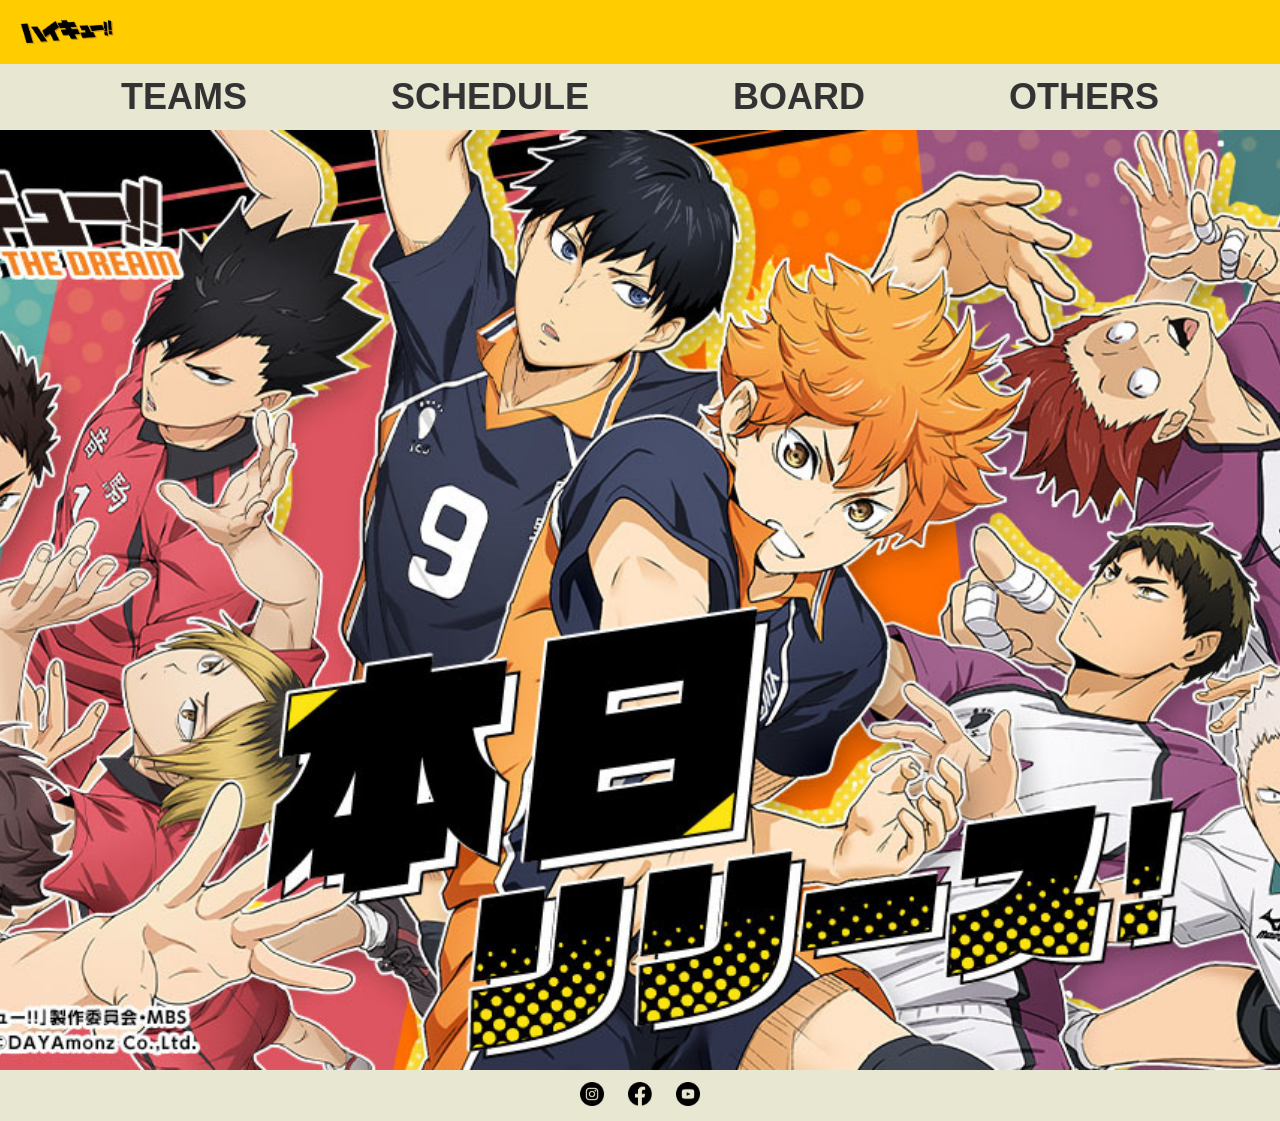
<file: index.html>
<!DOCTYPE html>
<html lang="en">
<head>
    <meta charset="UTF-8">
    <meta name="viewport" content="width=device-width, initial-scale=1.0">
    <title>Hikyuu!!!</title>
    <link rel="stylesheet" href="style.css">
</head>
<body>
    <header>
        <img src="haikyuuLogo.png" alt="Haikyuu Logo">
    </header>
    
    <nav>
        <a href="TEAMS.html">TEAMS</a>
        <a href="#schedule">SCHEDULE</a>
        <a href="#board">BOARD</a>
        <a href="#others">OTHERS</a>
    </nav>

    <main>
        <!-- 這個區塊將使用背景圖片 -->
    </main>

    <footer>
        <a href="https://www.instagram.com" target="_blank">
            <img src="🦆 icon _instagram with circle_.png" alt="Instagram">
        </a>
        <a href="https://www.facebook.com" target="_blank">
            <img src="🦆 icon _facebook_.png" alt="Facebook">
        </a>
        <a href="https://www.youtube.com" target="_blank">
            <img src="🦆 icon _youtube with circle_.png" alt="YouTube">
        </a>
    </footer>
</body>
</html>
</file>
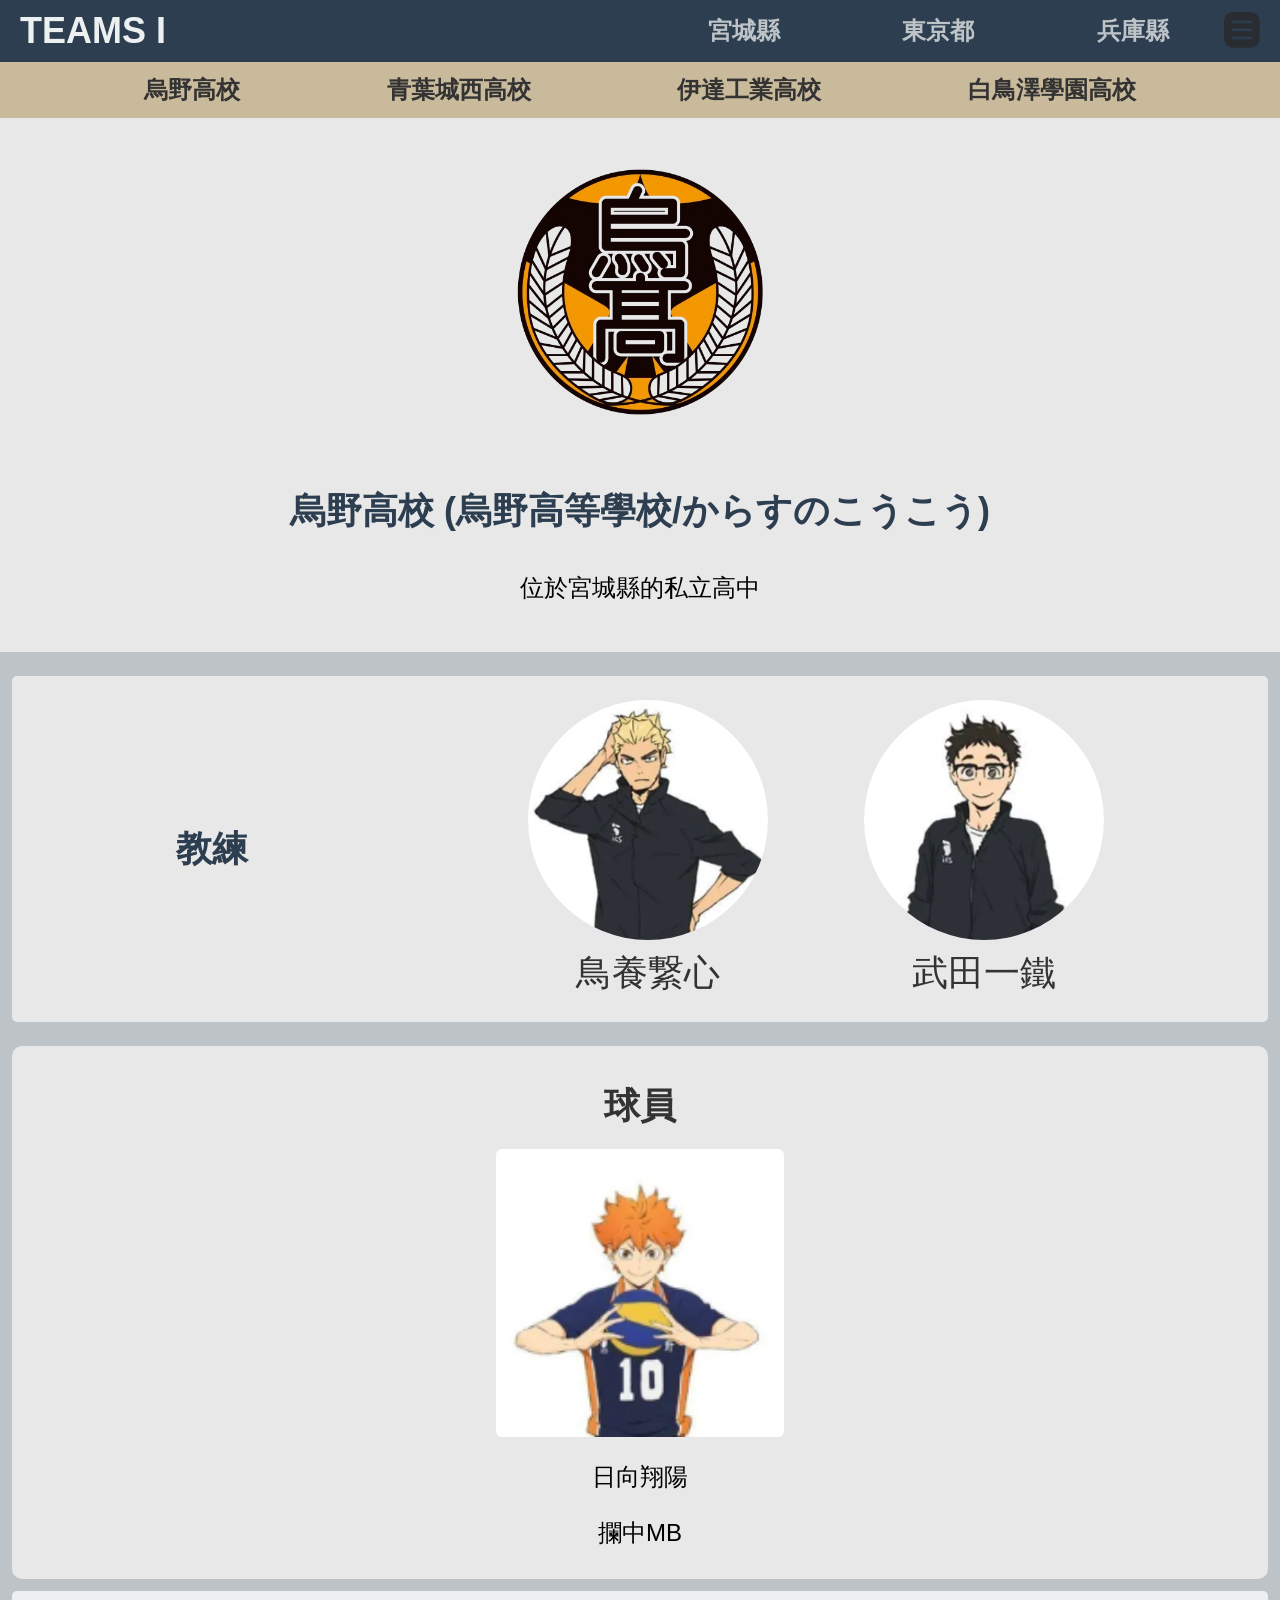
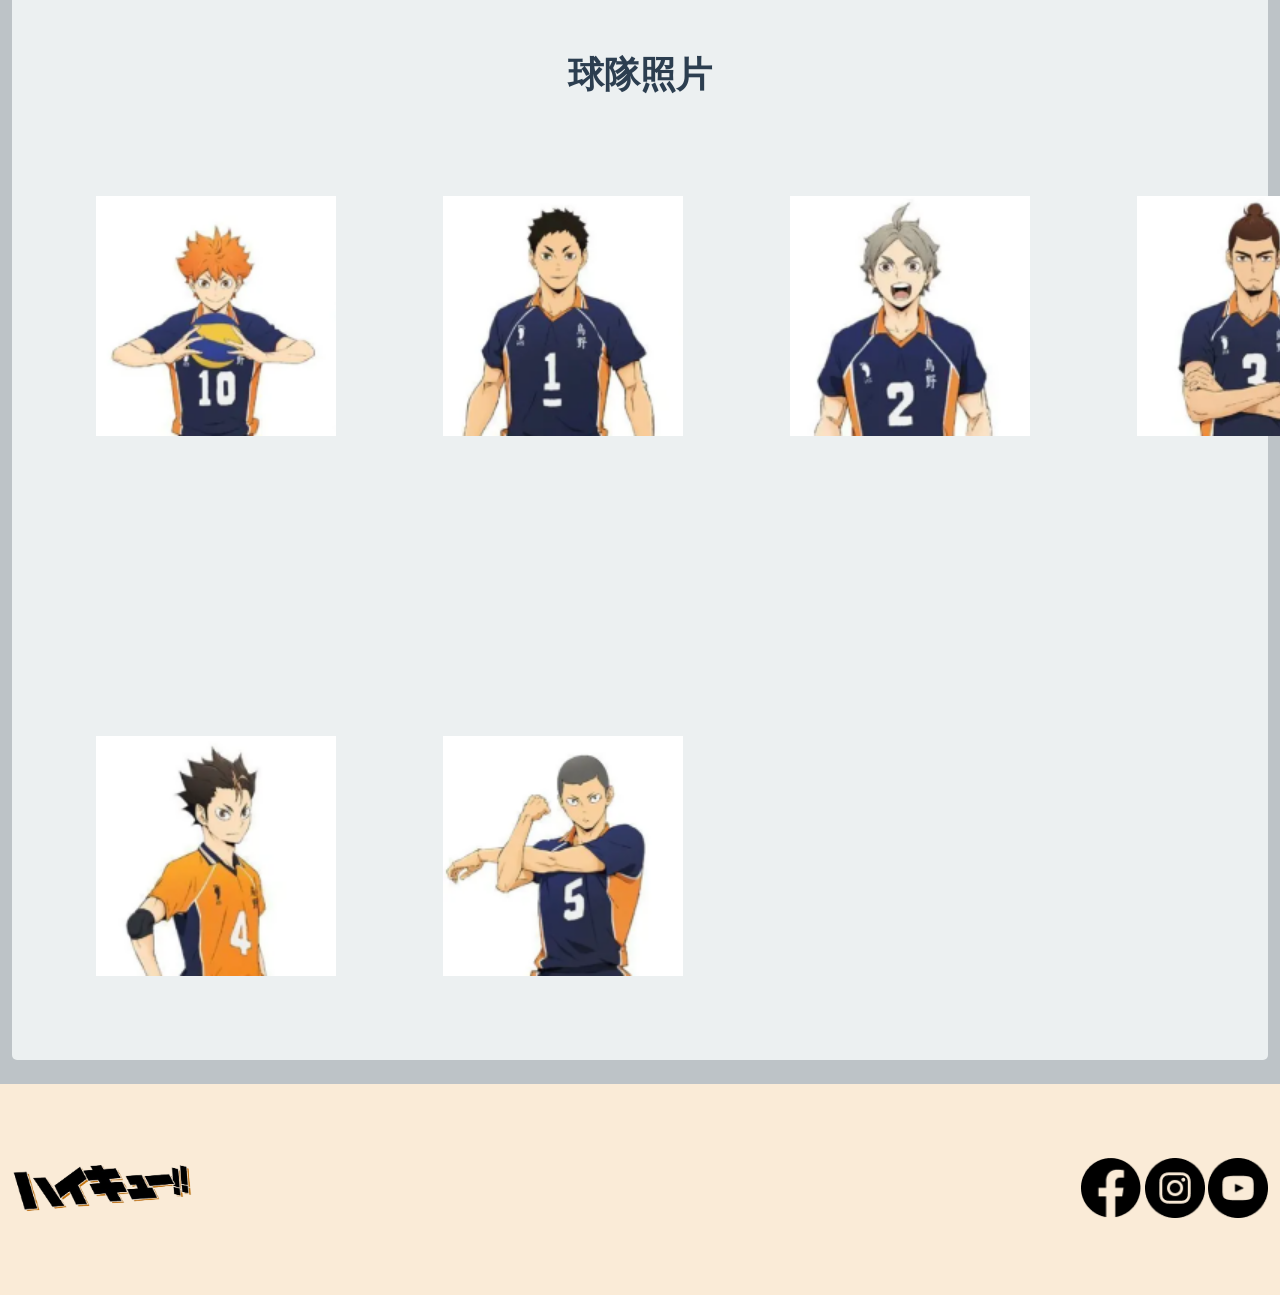
<file: TEAMS.html>
<!DOCTYPE html>
<html lang="en">
<head>
    <meta charset="UTF-8">
    <meta name="viewport" content="width=device-width, initial-scale=1.0">
    <title>TEAMS</title>
    <link rel="stylesheet" href="TEAMS_style.css">
</head>
<body>
    <header>
        <h1>TEAMS I</h1>
        <nav>
            <ul>
                <li><a href="#">宮城縣</a></li>
                <li><a href="#">東京都</a></li>
                <li><a href="#">兵庫縣</a></li>
            </ul>
            <div class="menu-icon" id="hamburgerMenu">
                <img src="🦆 icon _menu 1_.png" alt="Menu">
            </div>
            <div class="dropdown-menu" id="dropdownMenu">
                <ul>
                    <li><a href="index.html">HOME</a></li>
                    <li><a href="TEAMS.html">TEAMS</a></li>
                    <li><a href="schedule.html">SCHEDULE</a></li>
                    <li><a href="board.html">BOARD</a></li>
                </ul>
            </div>
        </nav>
    </header>
    <nav class="schoolNav">
        <ul>
            <li><a href="#" id="toTeams1">烏野高校</a></li>
            <li><a href="#" id="toTeams2">青葉城西高校</a></li>
            <li><a href="#">伊達工業高校</a></li>
            <li><a href="#">白鳥澤學園高校</a></li>
        </ul>
    </nav>
    <main>
        <section class="team-info">
            <a>
                <img src="school_logo.png" alt="烏野高校 Logo">
                <h2>烏野高校 (烏野高等學校/からすのこうこう)</h2>
                <p>位於宮城縣的私立高中</p>
            </a> 
        </section>
        <section class="team-members">
            <div class="coach">
                <h3>教練</h3>
                <div class="profile">
                    <div class="profile-item">
                        <img src="烏養繫心.png" alt="教練照片">
                        <p>鳥養繋心</p>
                    </div>
                    <div class="profile-item">
                        <img src="武田一鐵.png" alt="副教練照片">
                        <p>武田一鐵</p>
                    </div>
                </div>
                
            </div>
            <div class="player">
                <h3>球員</h3>
                <img id="mainPlayerImg" src="photo1.png" alt="主球員照片">
                <p id="mainPlayerName">日向翔陽</p>
                <p id="mainPosition">攔中MB</p>
            </div>
            
            <section class="gallery">
                <h3>球隊照片</h3>
                <div class="photo-grid">
                    <img class="thumbnail" src="photo1.png" alt="日向翔陽" data-name="日向翔陽" data-Position="攔中MB">
                    <img class="thumbnail" src="photo2.png" alt="澤村大地" data-name="澤村大地" data-Position="主攻OH">
                    <img class="thumbnail" src="photo3.png" alt="菅原孝支" data-name="菅原孝支" data-Position="舉球S">
                    <img class="thumbnail" src="photo4.png" alt="東峰旭" data-name="東峰旭" data-Position="主攻OH">
                    <img class="thumbnail" src="photo5.png" alt="西谷夕" data-name="西谷夕" data-Position="自由人L">
                    <img class="thumbnail" src="photo6.png" alt="田中龍之介" data-name="田中龍之介" data-Position="主攻OH">
                </div>
            </section>
    </main>
    <footer>
        <div class="logo">
            <img src="haikyuuLogo.png" alt="Logo">
        </div>
        <div class="social-icons">
            <a href="#"><img src="🦆 icon _facebook_.png" alt="Facebook"></a>
            <a href="#"><img src="🦆 icon _instagram with circle_.png" alt="Instagram"></a>
            <a href="#"><img src="🦆 icon _youtube with circle_.png" alt="YouTube"></a>
        </div>
    </footer>
    <script src="TeamJS"></script>
</body>
</html>
</file>
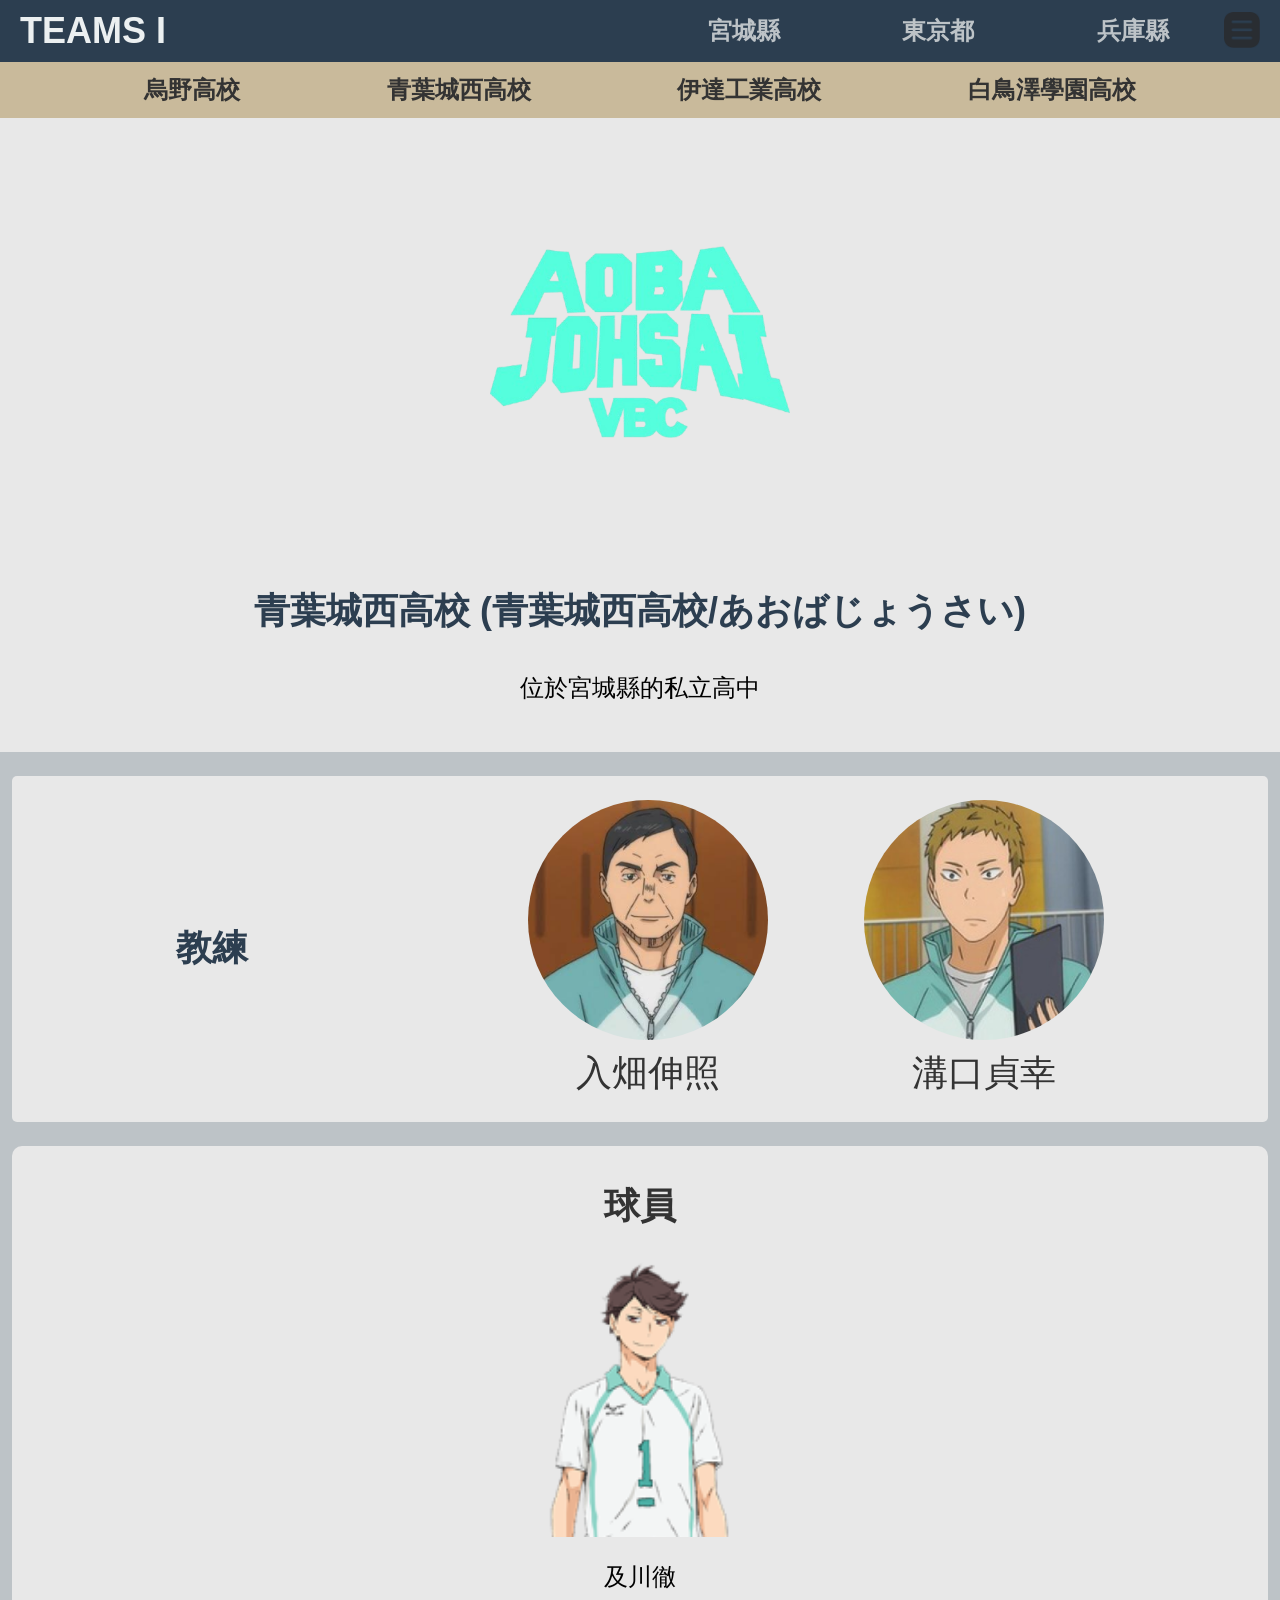
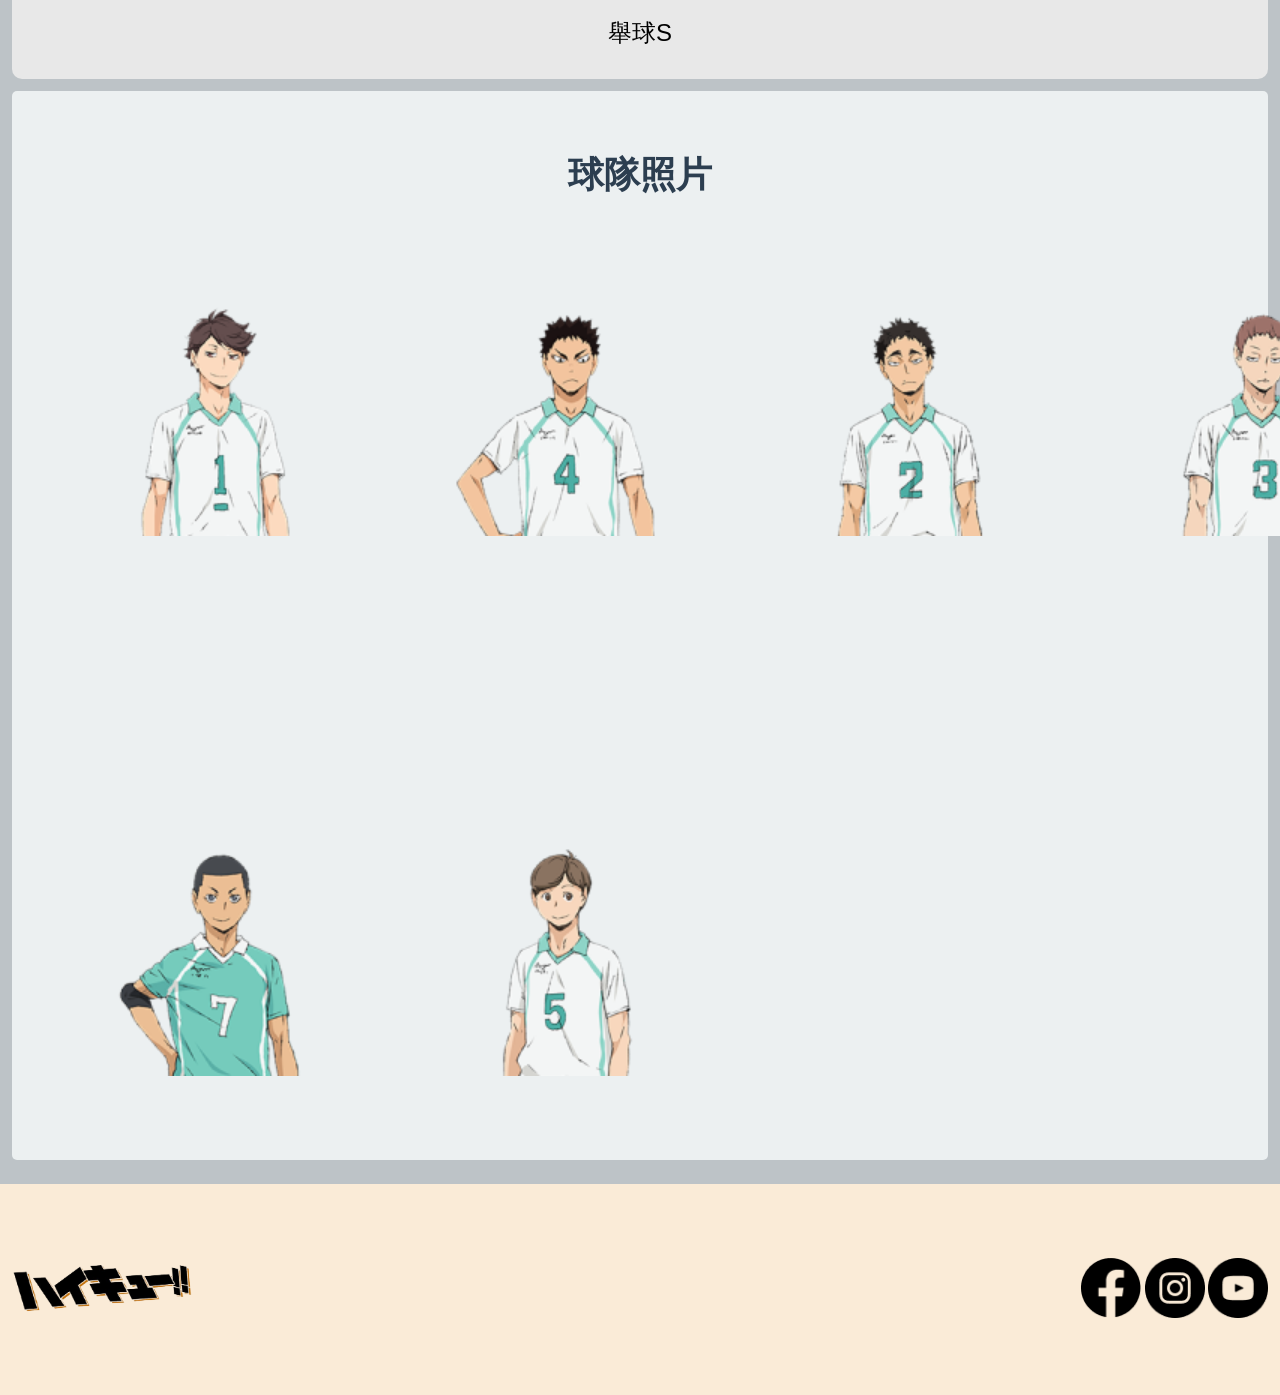
<file: TEAMS2.html>
<!DOCTYPE html>
<html lang="en">
<head>
    <meta charset="UTF-8">
    <meta name="viewport" content="width=device-width, initial-scale=1.0">
    <title>TEAMS</title>
    <link rel="stylesheet" href="TEAMS_style.css">
</head>
<body>
    <header>
        <h1>TEAMS I</h1>
        <nav>
            <ul>
                <li><a href="#">宮城縣</a></li>
                <li><a href="#">東京都</a></li>
                <li><a href="#">兵庫縣</a></li>
            </ul>
            <div class="menu-icon" id="hamburgerMenu">
                <img src="🦆 icon _menu 1_.png" alt="Menu">
            </div>
            <div class="dropdown-menu" id="dropdownMenu">
                <ul>
                    <li><a href="index.html">HOME</a></li>
                    <li><a href="schedule.html">SCHEDULE</a></li>
                    <li><a href="board.html">BOARD</a></li>
                </ul>
            </div>
        </nav>
    </header>
    <nav class="schoolNav">
        <ul>
            <li><a href="#" id="toTeams1">烏野高校</a></li>
            <li><a href="#" id="toTeams2">青葉城西高校</a></li>
            <li><a href="#">伊達工業高校</a></li>
            <li><a href="#">白鳥澤學園高校</a></li>
        </ul>
    </nav>
    <main>
        <section class="team-info">
            <a>
                <img src="school_logo2.png" alt="烏野高校 Logo">
                <h2>青葉城西高校 (青葉城西高校/あおばじょうさい)</h2>
                <p>位於宮城縣的私立高中</p>
            </a> 
        </section>
        <section class="team-members">
            <div class="coach">
                <h3>教練</h3>
                <div class="profile">
                    <div class="profile-item">
                        <img src="入畑伸照.png" alt="教練照片">
                        <p>入畑伸照</p>
                    </div>
                    <div class="profile-item">
                        <img src="溝口貞幸.png" alt="副教練照片">
                        <p>溝口貞幸</p>
                    </div>
                </div>
                
            </div>
            <div class="player">
                <h3>球員</h3>
                <img id="mainPlayerImg" src="photo8.png" alt="主球員照片">
                <p id="mainPlayerName">及川徹</p>
                <p id="mainPosition">舉球S</p>
            </div>
            
            <section class="gallery">
                <h3>球隊照片</h3>
                <div class="photo-grid">
                    <img class="thumbnail" src="photo8.png" alt="及川徹" data-name="及川徹" data-Position="舉球S">
                    <img class="thumbnail" src="photo9.png" alt="岩泉一" data-name="岩泉一" data-Position="主攻OH">
                    <img class="thumbnail" src="photo10.png" alt="鬆川一靜" data-name="鬆川一靜" data-Position="攔中MB">
                    <img class="thumbnail" src="photo11.png" alt="花卷貴大" data-name="花卷貴大" data-Position="主攻OH">
                    <img class="thumbnail" src="photo12.png" alt="渡親治" data-name="渡親治" data-Position="自由人L">
                    <img class="thumbnail" src="photo13.png" alt="失巾秀" data-name="失巾秀" data-Position="舉球S">
                </div>
            </section>
    </main>
    <footer>
        <div class="logo">
            <img src="haikyuuLogo.png" alt="Logo">
        </div>
        <div class="social-icons">
            <a href="#"><img src="🦆 icon _facebook_.png" alt="Facebook"></a>
            <a href="#"><img src="🦆 icon _instagram with circle_.png" alt="Instagram"></a>
            <a href="#"><img src="🦆 icon _youtube with circle_.png" alt="YouTube"></a>
        </div>
    </footer>
    <script src="TeamJS"></script>
</body>
</html>
</file>
<file: style.css>
/* Base styles for responsive scaling */
html {
    font-size: 16px; /* Default base size */
}

@media (min-width: 1600px) {
    html {
        font-size: 20px; /* Large screens */
    }
}

@media (max-width: 1600px) {
    html {
        font-size: 12px; /* Tablets */
    }
}

@media (max-width: 576px) {
    html {
        font-size: 12px; /* Mobile */
    }
}

/* General reset */
body {
    font-family: Arial, sans-serif;
    margin: 0;
    padding: 0;
    background-color: #f4f4f4;
    width: 100%;
    height: 100%;
}

/* Header styles */
header {
    display: flex;
    justify-content: space-between;
    align-items: center;
    background-color: #ffcc00;
    padding: 20px;
}

header img {
    height: 8em;
    width: auto;
    margin-top: -3em;
    margin-bottom: -3em;
}

/* Navigation bar */
nav {
    display: flex;
    justify-content: center;
    background-color: #e8e7d2;
    padding: 1em 0;
    flex-wrap: wrap;
}

nav a {
    margin: 0 2em;
    text-decoration: none;
    font-size: 3em;
    font-weight: bold;
    color: #333;
    transition: color 0.3s ease;
}

nav a:hover {
    color: #ffcc00;
}

/* Main section with background image */
main {
    background-image: url("haikyuu-image.png");
    background-size: cover;
    background-position: center;
    background-repeat: no-repeat;
    width: 100%;
    height: calc(100vh + 40px); /* Adjusted to exclude header/footer */
    display: flex;
    align-items: center;
    justify-content: center;
    margin-top: auto;
}

/* Footer styles */
footer {
    display: flex;
    justify-content: center;
    align-items: center;
    background-color: #e8e7d2;
    padding: 1em 0;
}

footer a {
    margin: 0 1em;
    display: inline-block;
}

footer img {
    width: 2em;
    height: 2em;
    transition: transform 0.3s ease;
}

footer img:hover {
    transform: scale(1.2);
}
</file>
<file: TEAMS_style.css>
/* 基礎字體設置：動態縮放 */
html {
    font-size: 16px; /* 默認基準值 */
}

@media (min-width: 1200px) {
    html {
        font-size: 18px; /* 大型桌面（大於 1200px） */
    }
}

@media (max-width: 1600px) {
    html {
        font-size: 12px; /* 平板（小於 992px） */
    }
}

@media (max-width: 900px) {
    html {
        font-size: 1px; /* 手機（小於 576px） */
    }
}

/* 全局設置 */
body {
    font-family: Arial, sans-serif;
    margin: 0;
    padding: 0;
    background-color: #bdc3c7;
}

body, html {
    margin: 0;
    padding: 0;
    overflow-x: hidden; /* 禁止水平滾動 */
    box-sizing: border-box; /* 包含內邊距和邊框 */
}

/* header 樣式 */
header {
    background-color: #2c3e50;
    color: #ecf0f1;
    padding: 10px 20px;
    display: flex;
    align-items: center;
    justify-content: space-between;
}

header h1 {
    margin: 0;
    font-size: 3em; /* 使用相對單位 */
}

nav {
    display: flex;
    justify-content: space-between;
    align-items: center;
}

nav ul {
    list-style-type: none;
    margin: 0;
    padding: 0;
    display: flex;
    gap: 1em;
}
nav ul a{
    font-size: 2em;
    color: #bdc3c7;
    font-weight: bold;
    text-decoration: none;
    margin: 2em;
    padding: 0.3em 0.3em;
}

.menu-icon img {
    width: 3em; /* 調整為相對大小 */
    height: 3em;
}

/* 漢堡選單 */
.dropdown-menu {
    display: none;
    position: absolute;
    top: 80px;
    right: 15px;
    background-color: #f9f9f9;
    color: #2c3e50;
    box-shadow: 0px 4px 6px rgba(0, 0, 0, 0.1);
    border-radius: 5px;
    z-index: 1000;
    padding: 1em;
    min-width: 150px;
}

.dropdown-menu.active {
    display: block;
}

.dropdown-menu.show {
    display: block;
    flex-direction: column; /* 垂直排列列表項目 */
}

.dropdown-menu ul {
    color: #2c3e50;
    list-style-type: none; /* 移除預設的列表樣式 */
    margin: 0;
    padding: 2em;
    display: flex;
    flex-direction: column; /* 垂直排列列表項目 */
    gap: 5em; /* 增加每個項目的間距 */
}

.dropdown-menu ul li a {
    text-decoration: none;
    color: #333333;
    padding: 0.5em 0.5em;
    transition: background-color 0.2s ease;
}

/* schoolNav */
.schoolNav {
    background-color: #C9BA9B;
    padding: 1em;
    font-size: 1em;
    color: #333333;
    display: flex;
    justify-content: center;
}

.schoolNav ul {
    list-style-type: none;
    display: flex;
    gap: 1em;
    white-space: nowrap; /* 防止內容換行 */
}

.schoolNav a {
    text-decoration: none;
    color: #333333;
    font-weight: bold;
    padding: 0.5em 1em;
    transition: background-color 0.3s;
    font-size: 2em;
}

.schoolNav a:hover {
    background-color: #e8e8e8;
    border-radius: 5px;
}

nav a:hover {
    background-color: #1abc9c;
    border-radius: 0.2em;
}

@media (max-width: 1600px) {
    .schoolNav a {
        font-size: 2em; /* 減小字體大小 */
        padding: 0.4em 0.8em; /* 減小內邊距 */
    }
}

@media (max-width: 1000px) {
    .schoolNav a {
        font-size: 1.5em; /* 手機上更小的字體 */
        padding: 0.3em 0.5em; /* 減少內部間距 */
    }
}

/* 主內容區域 */
.team-info {
    text-align: center;
    padding: 2em 1em;
    background-color: #e8e8e8;
}

.team-info p{
    font-size: 2em;
}

.team-info img {
    width: 25em;
    height: auto;
    margin-bottom: 0.5em;
}

.team-info h2 {
    margin: 1em 0;
    font-size: 3em;
    color: #2c3e50;
}

/* team members */
.team-members {
    padding: 2em 1em;
    background-color: #bdc3c7;
}

.team-members h3 {
    text-align: center; /* 確保文字靠左對齊 */
    font-size: 3em; /* 設置一致的字體大小 */
    color: #2c3e50; /* 保持一致的顏色 */
}

.coach {
    display: flex;
    justify-content: space-around;
    align-items: center;
    background-color: #e8e8e8;
    margin-bottom: 2em;
    border-radius: 5px;
    padding: 2em;
}

.coach .profile {
    display: flex;
    flex-direction: row;
    align-items: center;
    text-align: center;
    gap: 8em;
}

.coach .profile img {
    width: 20em;
    height: auto;
    border-radius: 50%;
    margin-bottom: 0.5em;
}

.coach .profile-item p {
    font-size: 3em;
    color: #333333;
    margin: 0; /* 移除文字多餘的外邊距 */
}

.player {
    display: flex;
    flex-direction: column; /* 垂直排列內容 */
    align-items: center;
    text-align: center;
    background-color: #e8e8e8;
    padding: 1.5em;
    margin: 1em auto;
    border-radius: 10px;
}

.player img {
    width: 24em;
    height: auto;
    border-radius: 0.5em;
    margin-bottom: 1em;
}

.player h3, .player p {
    margin: 0.5em 0;
    font-size: 1.5em; /* 調整字體縮放 */
}

.player  h3 {
    font-size: 3em;
    color: #333333;
}

.player p {
    font-size: 2em;
    margin: 0.5em 0;
    text-align: center;
}

@media (max-width: 576px) {
    .player {
        width: 100%; /* 移動端最大化寬度 */
    }

    .player h3, .player p {
        font-size: 1.2em; /* 字體更小 */
    }
}

/* 相片集 */
.gallery {
    border-radius: 5px;
    padding: 2em;
    background-color: #ecf0f1;
}

.photo-grid {
    display: grid;
    grid-template-columns: repeat(auto-fill, minmax(160px, 1fr));
    gap: 15em;
    justify-content: center;
    align-items: center;
    padding: 0em;
}


.photo-grid img {
    display: flex;
    width:20em;
    height: auto;
    padding: 5em;
}

.thumbnail {
    cursor: pointer;
    transition: transform 0.2s ease;
}


.thumbnail:hover {
    transform: scale(1.1);
}

/* footer */
footer {
    background-color: antiquewhite;
    display: flex;
    flex-wrap: wrap; /* 讓子元素換行 */
    justify-content: space-between; /* 左右排列 */
    align-items: center;
    padding: 1em;
}

footer .logo img {
    width: 15em; /* 限制 logo 的寬度 */
    height: auto;
    margin: 0; /* 清除多餘的 margin */
}

footer .social-icons {
    justify-content: center; /* 圖標居中 */
    gap: 1em;
}

footer img {
    width: 5em;
    height: 5em;
}
</file>
